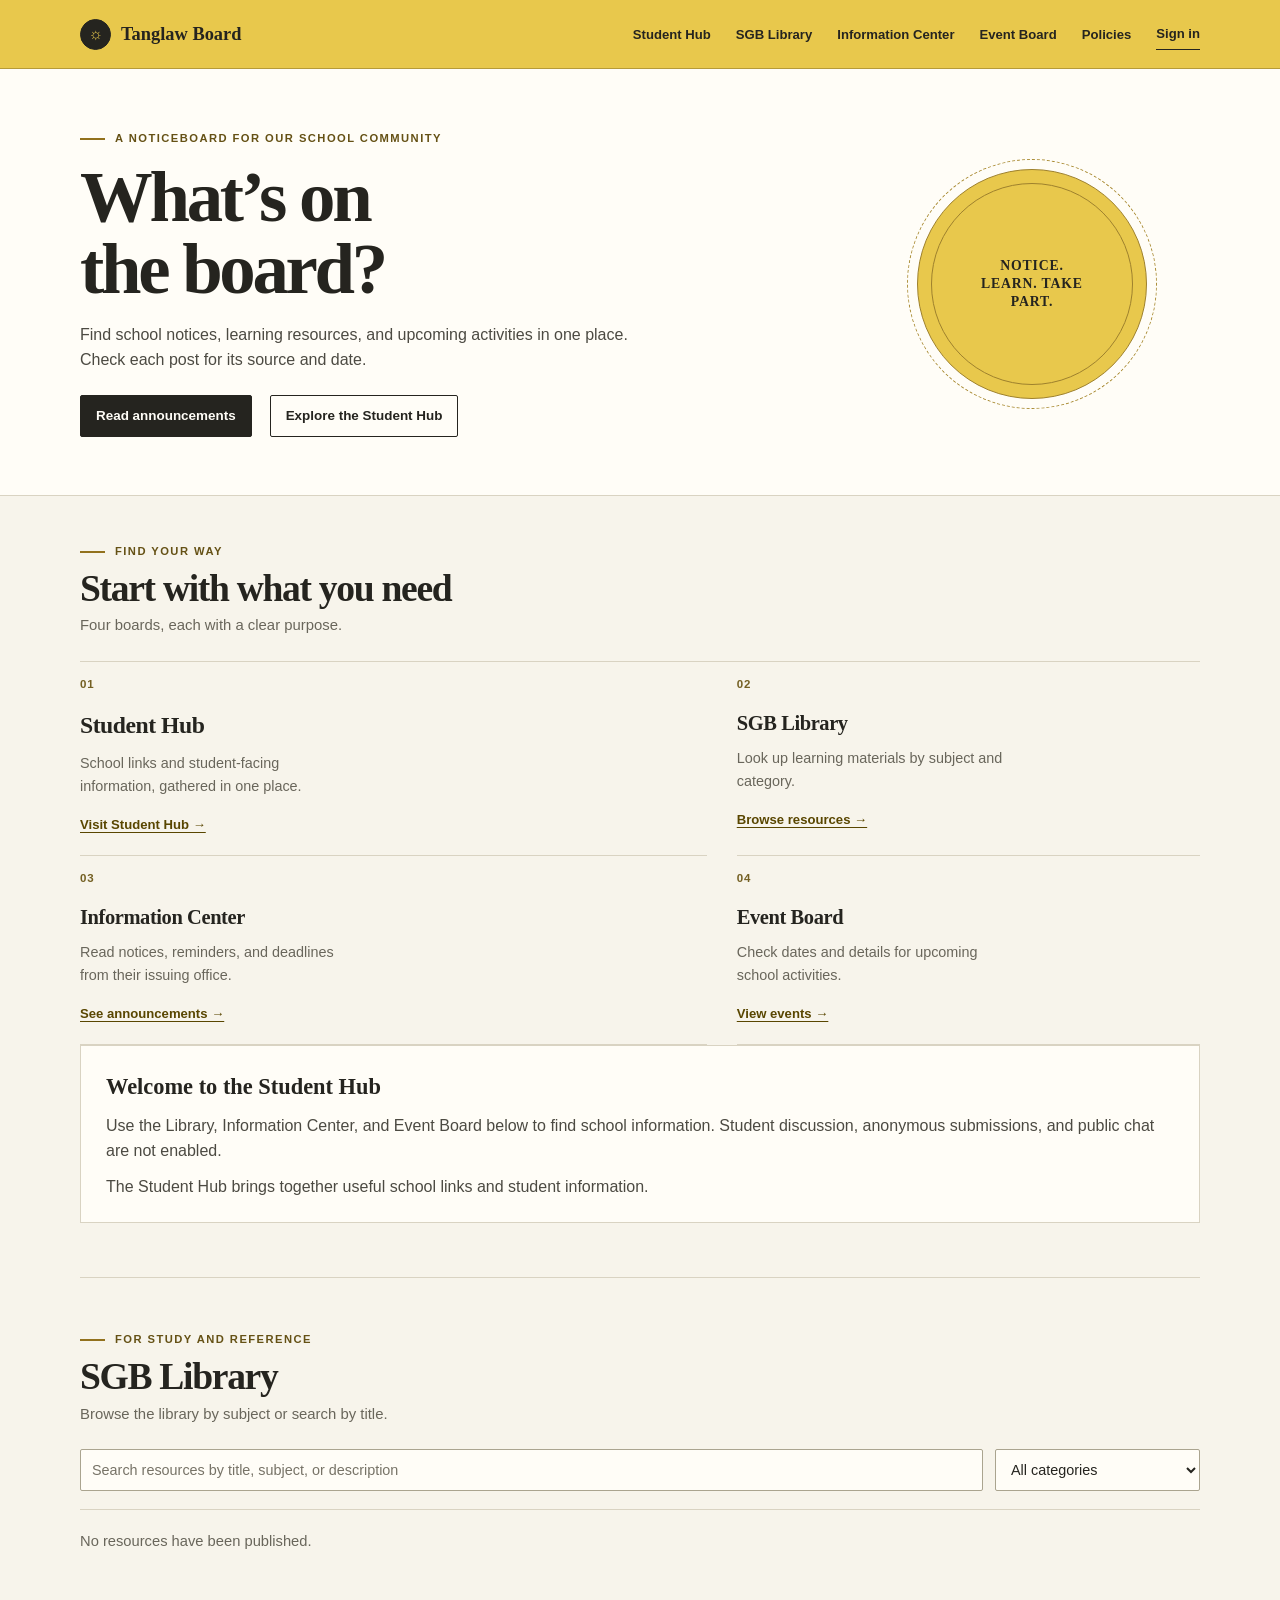
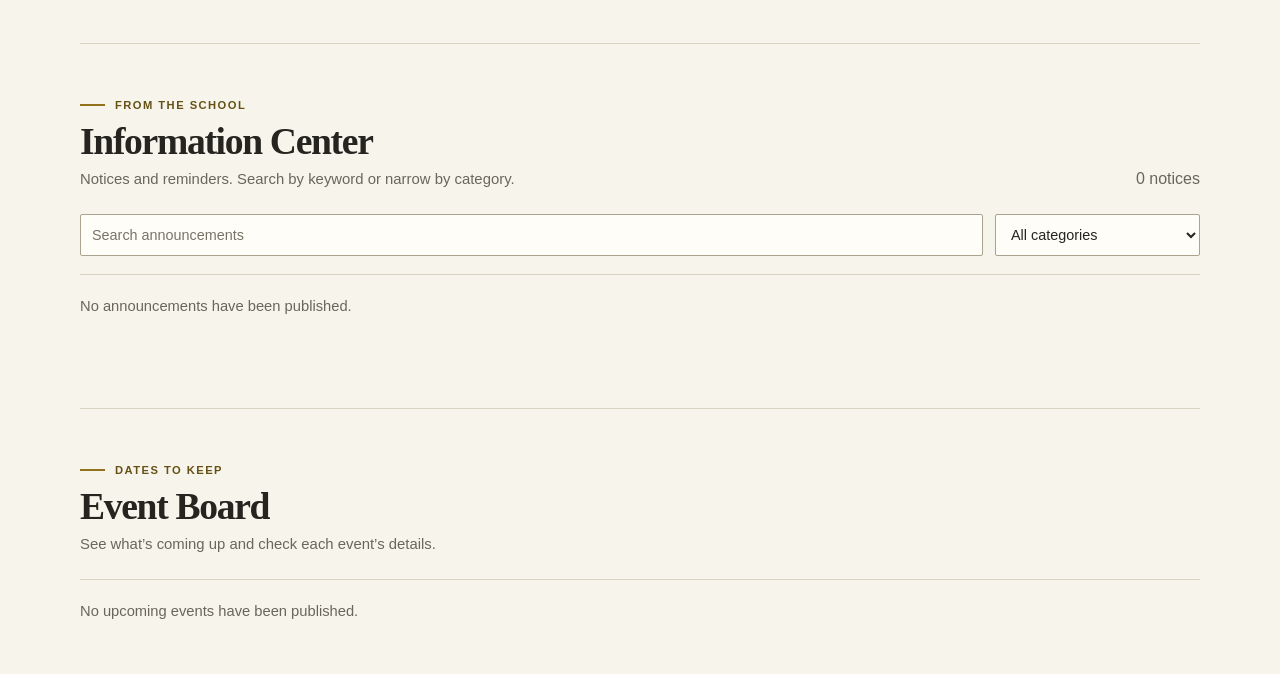
<file: index.html>
<!doctype html>
<html lang="en">
<head>
  <meta charset="utf-8">
  <meta name="viewport" content="width=device-width,initial-scale=1">
  <meta http-equiv="refresh" content="0; url=./TANGLAWBOARD.html">
  <title>Tanglaw Board</title>
</head>
<body>
  <p>Opening Tanglaw Board. If you are not redirected, <a href="./TANGLAWBOARD.html">open the site</a>.</p>
</body>
</html>
</file>
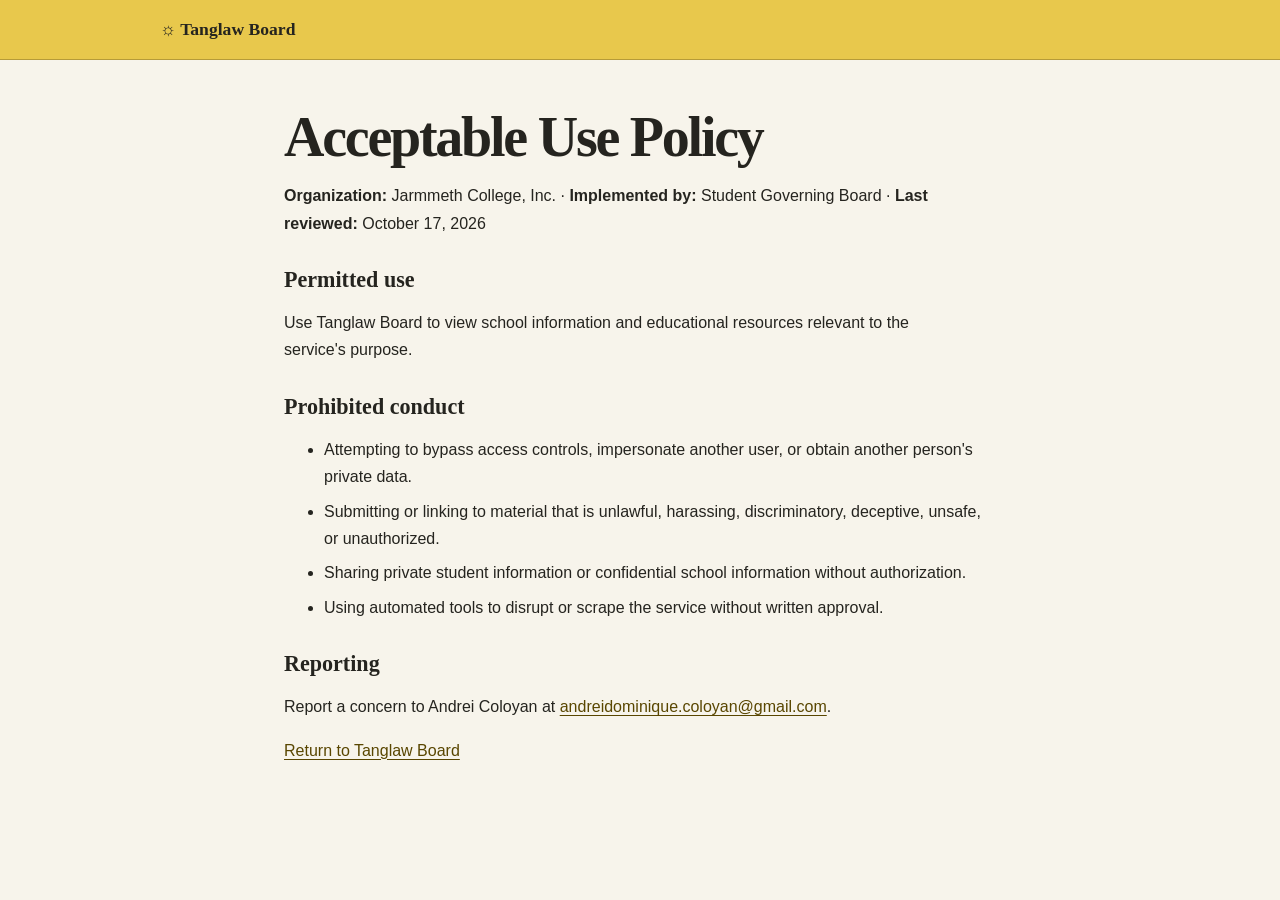
<file: acceptable-use.html>
<!doctype html>
<html lang="en">
<head>
  <meta charset="utf-8">
  <meta name="viewport" content="width=device-width,initial-scale=1">
  <title>Acceptable Use | Tanglaw Board</title>
  <link rel="stylesheet" href="policy.css">
</head>
<body>
  <a class="skip" href="#main">Skip to content</a>
  <header><a href="TANGLAWBOARD.html">☼ Tanglaw Board</a></header>
  <main id="main">
    <h1>Acceptable Use Policy</h1>
    <p><strong>Organization:</strong> Jarmmeth College, Inc. · <strong>Implemented by:</strong> Student Governing Board · <strong>Last reviewed:</strong> October 17, 2026</p>
    <h2>Permitted use</h2>
    <p>Use Tanglaw Board to view school information and educational resources relevant to the service's purpose.</p>
    <h2>Prohibited conduct</h2>
    <ul>
      <li>Attempting to bypass access controls, impersonate another user, or obtain another person's private data.</li>
      <li>Submitting or linking to material that is unlawful, harassing, discriminatory, deceptive, unsafe, or unauthorized.</li>
      <li>Sharing private student information or confidential school information without authorization.</li>
      <li>Using automated tools to disrupt or scrape the service without written approval.</li>
    </ul>
    <h2>Reporting</h2>
    <p>Report a concern to Andrei Coloyan at <a href="mailto:andreidominique.coloyan@gmail.com">andreidominique.coloyan@gmail.com</a>.</p>
    <p><a href="TANGLAWBOARD.html">Return to Tanglaw Board</a></p>
  </main>
</body>
</html>
</file>
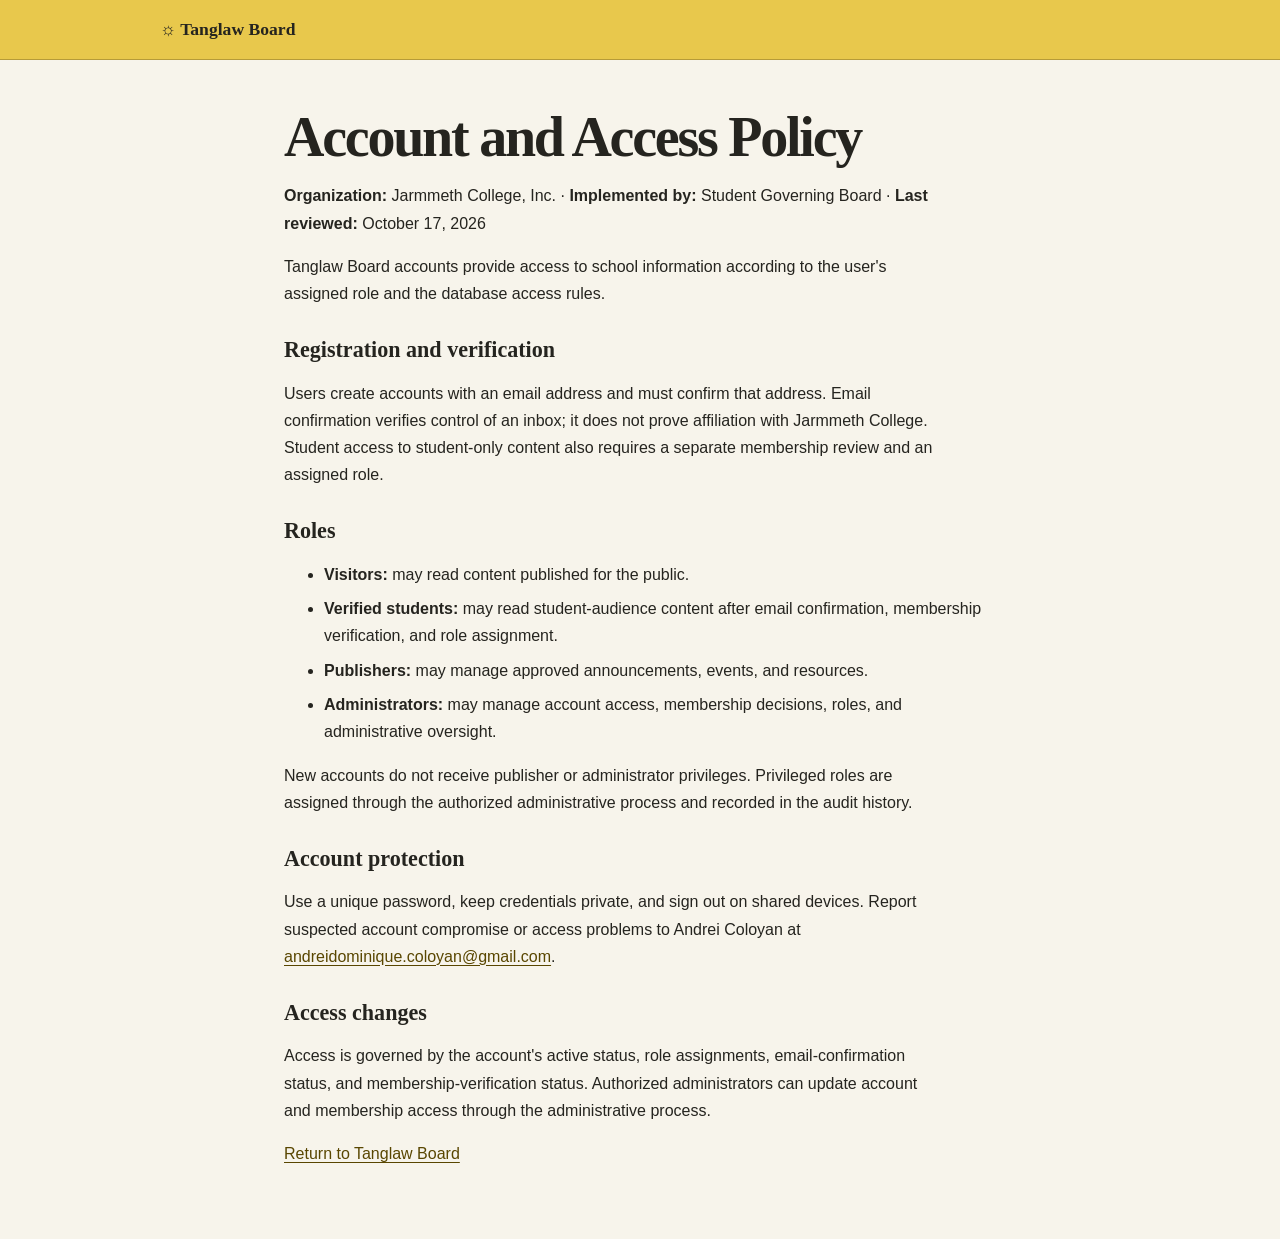
<file: account-access.html>
<!doctype html>
<html lang="en">
<head>
  <meta charset="utf-8">
  <meta name="viewport" content="width=device-width,initial-scale=1">
  <title>Account and Access Policy | Tanglaw Board</title>
  <link rel="stylesheet" href="policy.css">
</head>
<body>
  <a class="skip" href="#main">Skip to content</a>
  <header><a href="TANGLAWBOARD.html">☼ Tanglaw Board</a></header>
  <main id="main">
    <h1>Account and Access Policy</h1>
    <p><strong>Organization:</strong> Jarmmeth College, Inc. · <strong>Implemented by:</strong> Student Governing Board · <strong>Last reviewed:</strong> October 17, 2026</p>
    <p>Tanglaw Board accounts provide access to school information according to the user's assigned role and the database access rules.</p>
    <h2>Registration and verification</h2>
    <p>Users create accounts with an email address and must confirm that address. Email confirmation verifies control of an inbox; it does not prove affiliation with Jarmmeth College. Student access to student-only content also requires a separate membership review and an assigned role.</p>
    <h2>Roles</h2>
    <ul>
      <li><strong>Visitors:</strong> may read content published for the public.</li>
      <li><strong>Verified students:</strong> may read student-audience content after email confirmation, membership verification, and role assignment.</li>
      <li><strong>Publishers:</strong> may manage approved announcements, events, and resources.</li>
      <li><strong>Administrators:</strong> may manage account access, membership decisions, roles, and administrative oversight.</li>
    </ul>
    <p>New accounts do not receive publisher or administrator privileges. Privileged roles are assigned through the authorized administrative process and recorded in the audit history.</p>
    <h2>Account protection</h2>
    <p>Use a unique password, keep credentials private, and sign out on shared devices. Report suspected account compromise or access problems to Andrei Coloyan at <a href="mailto:andreidominique.coloyan@gmail.com">andreidominique.coloyan@gmail.com</a>.</p>
    <h2>Access changes</h2>
    <p>Access is governed by the account's active status, role assignments, email-confirmation status, and membership-verification status. Authorized administrators can update account and membership access through the administrative process.</p>
    <p><a href="TANGLAWBOARD.html">Return to Tanglaw Board</a></p>
  </main>
</body>
</html>
</file>
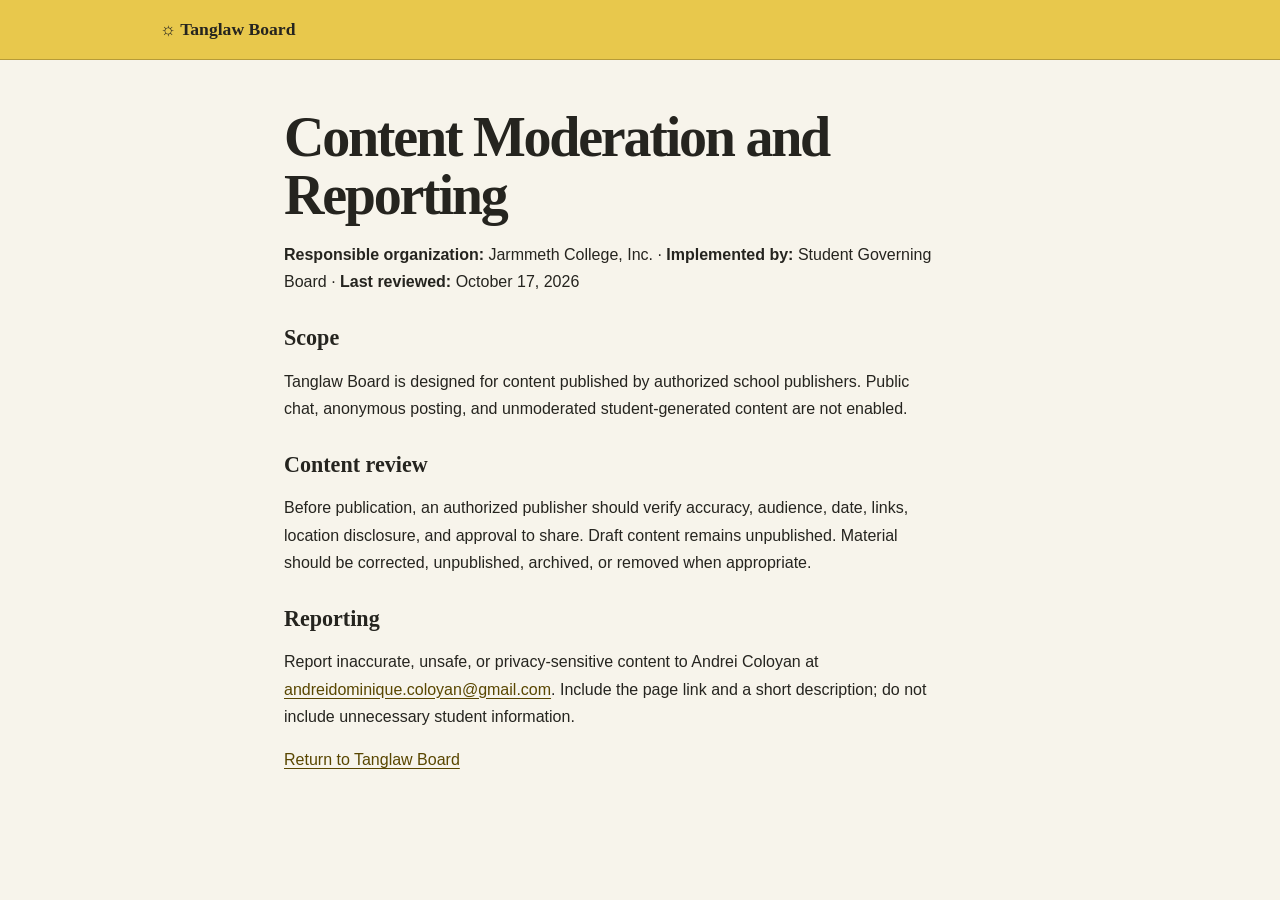
<file: moderation.html>
<!doctype html>
<html lang="en">
<head>
  <meta charset="utf-8">
  <meta name="viewport" content="width=device-width,initial-scale=1">
  <title>Content Moderation and Reporting | Tanglaw Board</title>
  <link rel="stylesheet" href="policy.css">
</head>
<body>
  <a class="skip" href="#main">Skip to content</a>
  <header><a href="TANGLAWBOARD.html">☼ Tanglaw Board</a></header>
  <main id="main">
    <h1>Content Moderation and Reporting</h1>
    <p><strong>Responsible organization:</strong> Jarmmeth College, Inc. · <strong>Implemented by:</strong> Student Governing Board · <strong>Last reviewed:</strong> October 17, 2026</p>
    <h2>Scope</h2>
    <p>Tanglaw Board is designed for content published by authorized school publishers. Public chat, anonymous posting, and unmoderated student-generated content are not enabled.</p>
    <h2>Content review</h2>
    <p>Before publication, an authorized publisher should verify accuracy, audience, date, links, location disclosure, and approval to share. Draft content remains unpublished. Material should be corrected, unpublished, archived, or removed when appropriate.</p>
    <h2>Reporting</h2>
    <p>Report inaccurate, unsafe, or privacy-sensitive content to Andrei Coloyan at <a href="mailto:andreidominique.coloyan@gmail.com">andreidominique.coloyan@gmail.com</a>. Include the page link and a short description; do not include unnecessary student information.</p>
    <p><a href="TANGLAWBOARD.html">Return to Tanglaw Board</a></p>
  </main>
</body>
</html>
</file>
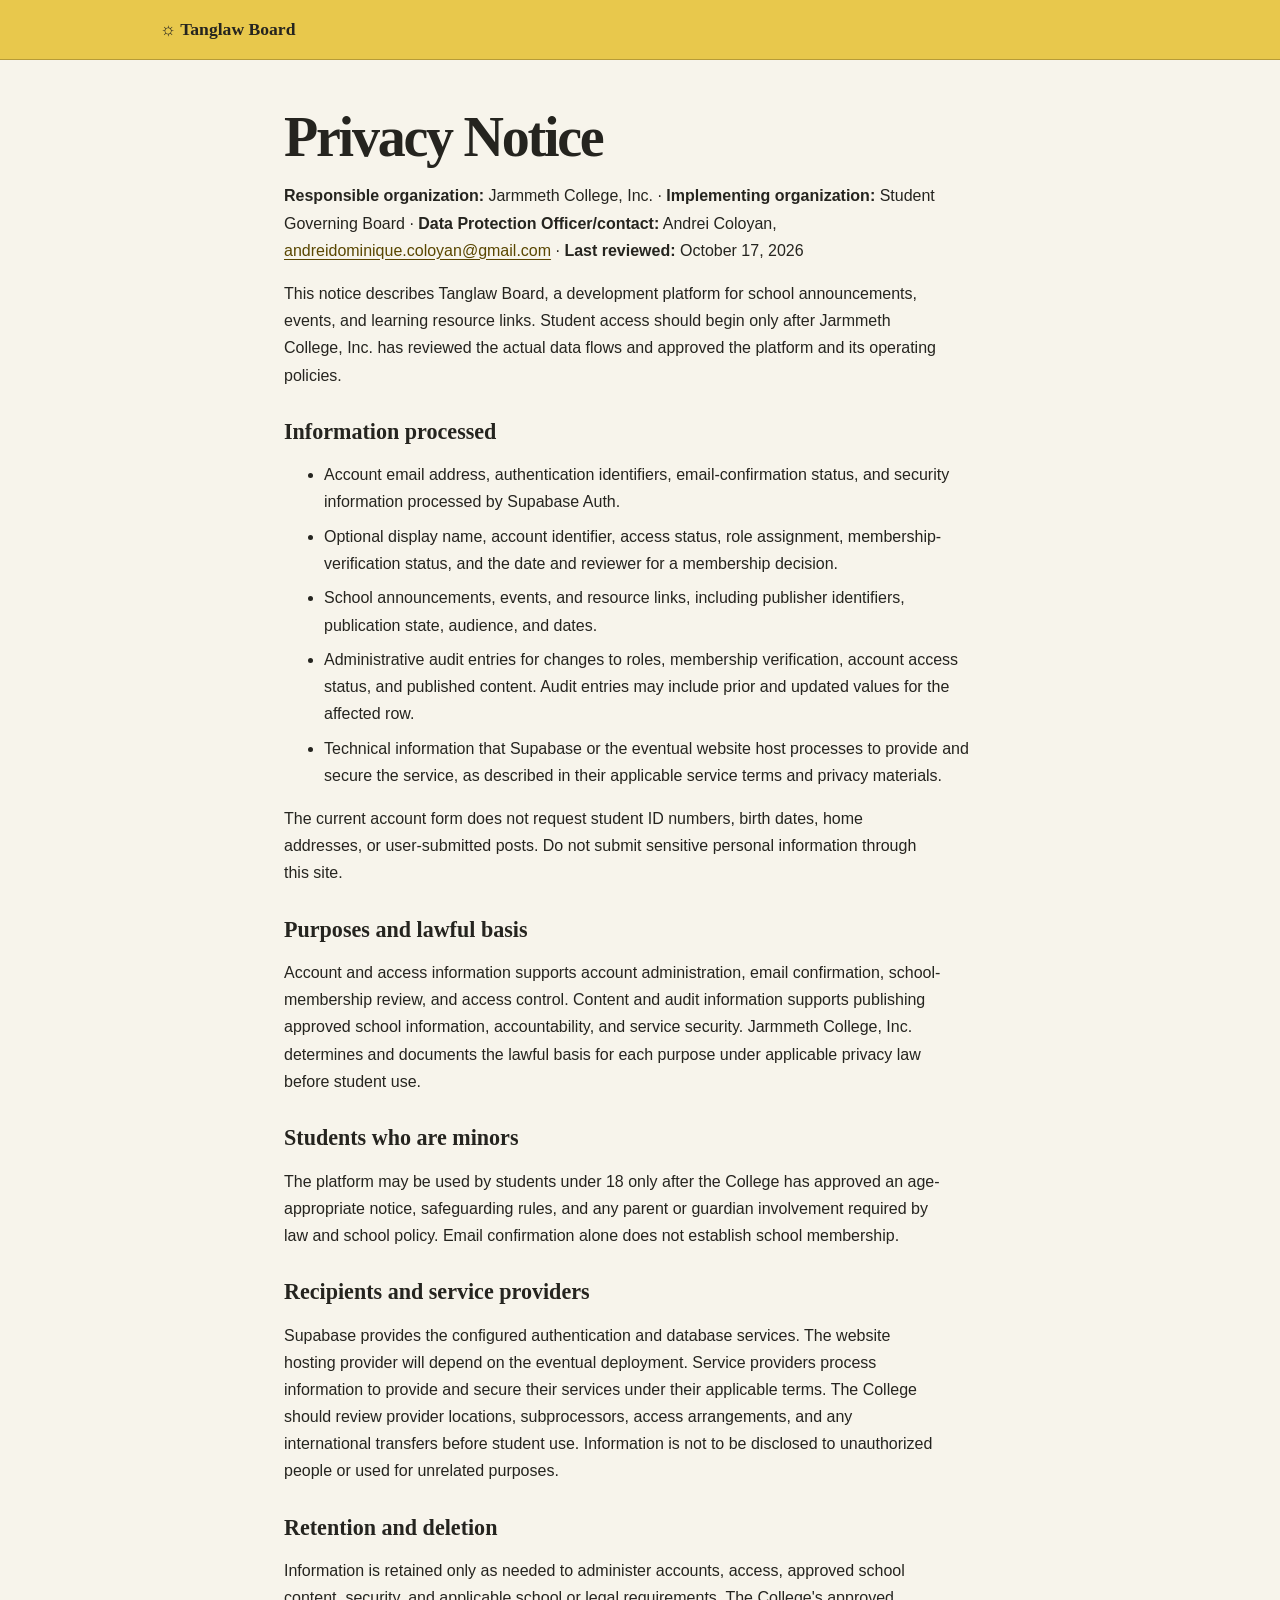
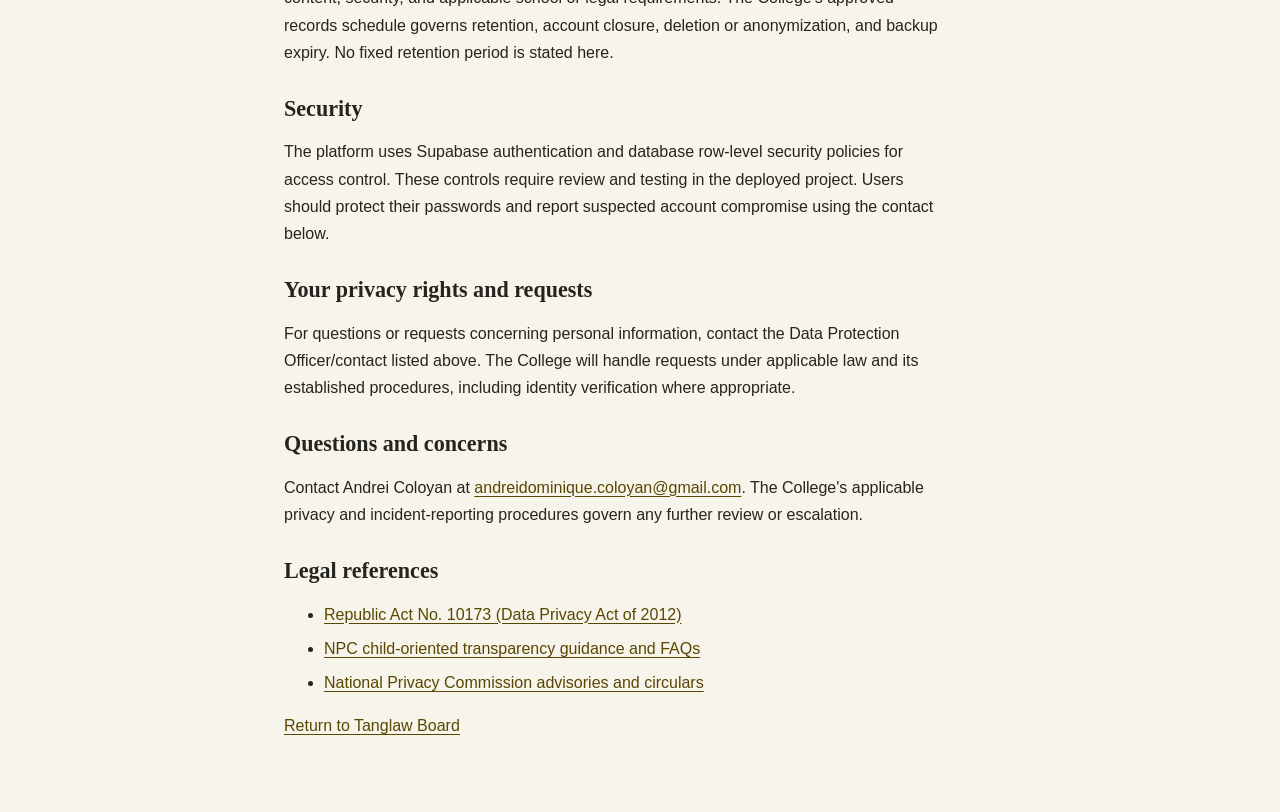
<file: privacy.html>
<!doctype html>
<html lang="en">
<head>
  <meta charset="utf-8">
  <meta name="viewport" content="width=device-width,initial-scale=1">
  <title>Privacy Notice | Tanglaw Board</title>
  <link rel="stylesheet" href="policy.css">
</head>
<body>
  <a class="skip" href="#main">Skip to content</a>
  <header><a href="TANGLAWBOARD.html">☼ Tanglaw Board</a></header>
  <main id="main">
    <h1>Privacy Notice</h1>
    <p><strong>Responsible organization:</strong> Jarmmeth College, Inc. · <strong>Implementing organization:</strong> Student Governing Board · <strong>Data Protection Officer/contact:</strong> Andrei Coloyan, <a href="mailto:andreidominique.coloyan@gmail.com">andreidominique.coloyan@gmail.com</a> · <strong>Last reviewed:</strong> October 17, 2026</p>
    <p>This notice describes Tanglaw Board, a development platform for school announcements, events, and learning resource links. Student access should begin only after Jarmmeth College, Inc. has reviewed the actual data flows and approved the platform and its operating policies.</p>

    <h2>Information processed</h2>
    <ul>
      <li>Account email address, authentication identifiers, email-confirmation status, and security information processed by Supabase Auth.</li>
      <li>Optional display name, account identifier, access status, role assignment, membership-verification status, and the date and reviewer for a membership decision.</li>
      <li>School announcements, events, and resource links, including publisher identifiers, publication state, audience, and dates.</li>
      <li>Administrative audit entries for changes to roles, membership verification, account access status, and published content. Audit entries may include prior and updated values for the affected row.</li>
      <li>Technical information that Supabase or the eventual website host processes to provide and secure the service, as described in their applicable service terms and privacy materials.</li>
    </ul>
    <p>The current account form does not request student ID numbers, birth dates, home addresses, or user-submitted posts. Do not submit sensitive personal information through this site.</p>

    <h2>Purposes and lawful basis</h2>
    <p>Account and access information supports account administration, email confirmation, school-membership review, and access control. Content and audit information supports publishing approved school information, accountability, and service security. Jarmmeth College, Inc. determines and documents the lawful basis for each purpose under applicable privacy law before student use.</p>

    <h2>Students who are minors</h2>
    <p>The platform may be used by students under 18 only after the College has approved an age-appropriate notice, safeguarding rules, and any parent or guardian involvement required by law and school policy. Email confirmation alone does not establish school membership.</p>

    <h2>Recipients and service providers</h2>
    <p>Supabase provides the configured authentication and database services. The website hosting provider will depend on the eventual deployment. Service providers process information to provide and secure their services under their applicable terms. The College should review provider locations, subprocessors, access arrangements, and any international transfers before student use. Information is not to be disclosed to unauthorized people or used for unrelated purposes.</p>

    <h2>Retention and deletion</h2>
    <p>Information is retained only as needed to administer accounts, access, approved school content, security, and applicable school or legal requirements. The College's approved records schedule governs retention, account closure, deletion or anonymization, and backup expiry. No fixed retention period is stated here.</p>

    <h2>Security</h2>
    <p>The platform uses Supabase authentication and database row-level security policies for access control. These controls require review and testing in the deployed project. Users should protect their passwords and report suspected account compromise using the contact below.</p>

    <h2>Your privacy rights and requests</h2>
    <p>For questions or requests concerning personal information, contact the Data Protection Officer/contact listed above. The College will handle requests under applicable law and its established procedures, including identity verification where appropriate.</p>

    <h2>Questions and concerns</h2>
    <p>Contact Andrei Coloyan at <a href="mailto:andreidominique.coloyan@gmail.com">andreidominique.coloyan@gmail.com</a>. The College's applicable privacy and incident-reporting procedures govern any further review or escalation.</p>

    <h2>Legal references</h2>
    <ul>
      <li><a href="https://officialgazette.gov.ph/2012/08/15/republic-act-no-10173/">Republic Act No. 10173 (Data Privacy Act of 2012)</a></li>
      <li><a href="https://privacy.gov.ph/wp-content/uploads/2024/12/FAQs-Advisory-on-Guidelines-on-Child-Oriented-Transparency.pdf">NPC child-oriented transparency guidance and FAQs</a></li>
      <li><a href="https://privacy.gov.ph/pips-and-pics/advisories-circulars/">National Privacy Commission advisories and circulars</a></li>
    </ul>
    <p><a href="TANGLAWBOARD.html">Return to Tanglaw Board</a></p>
  </main>
</body>
</html>
</file>
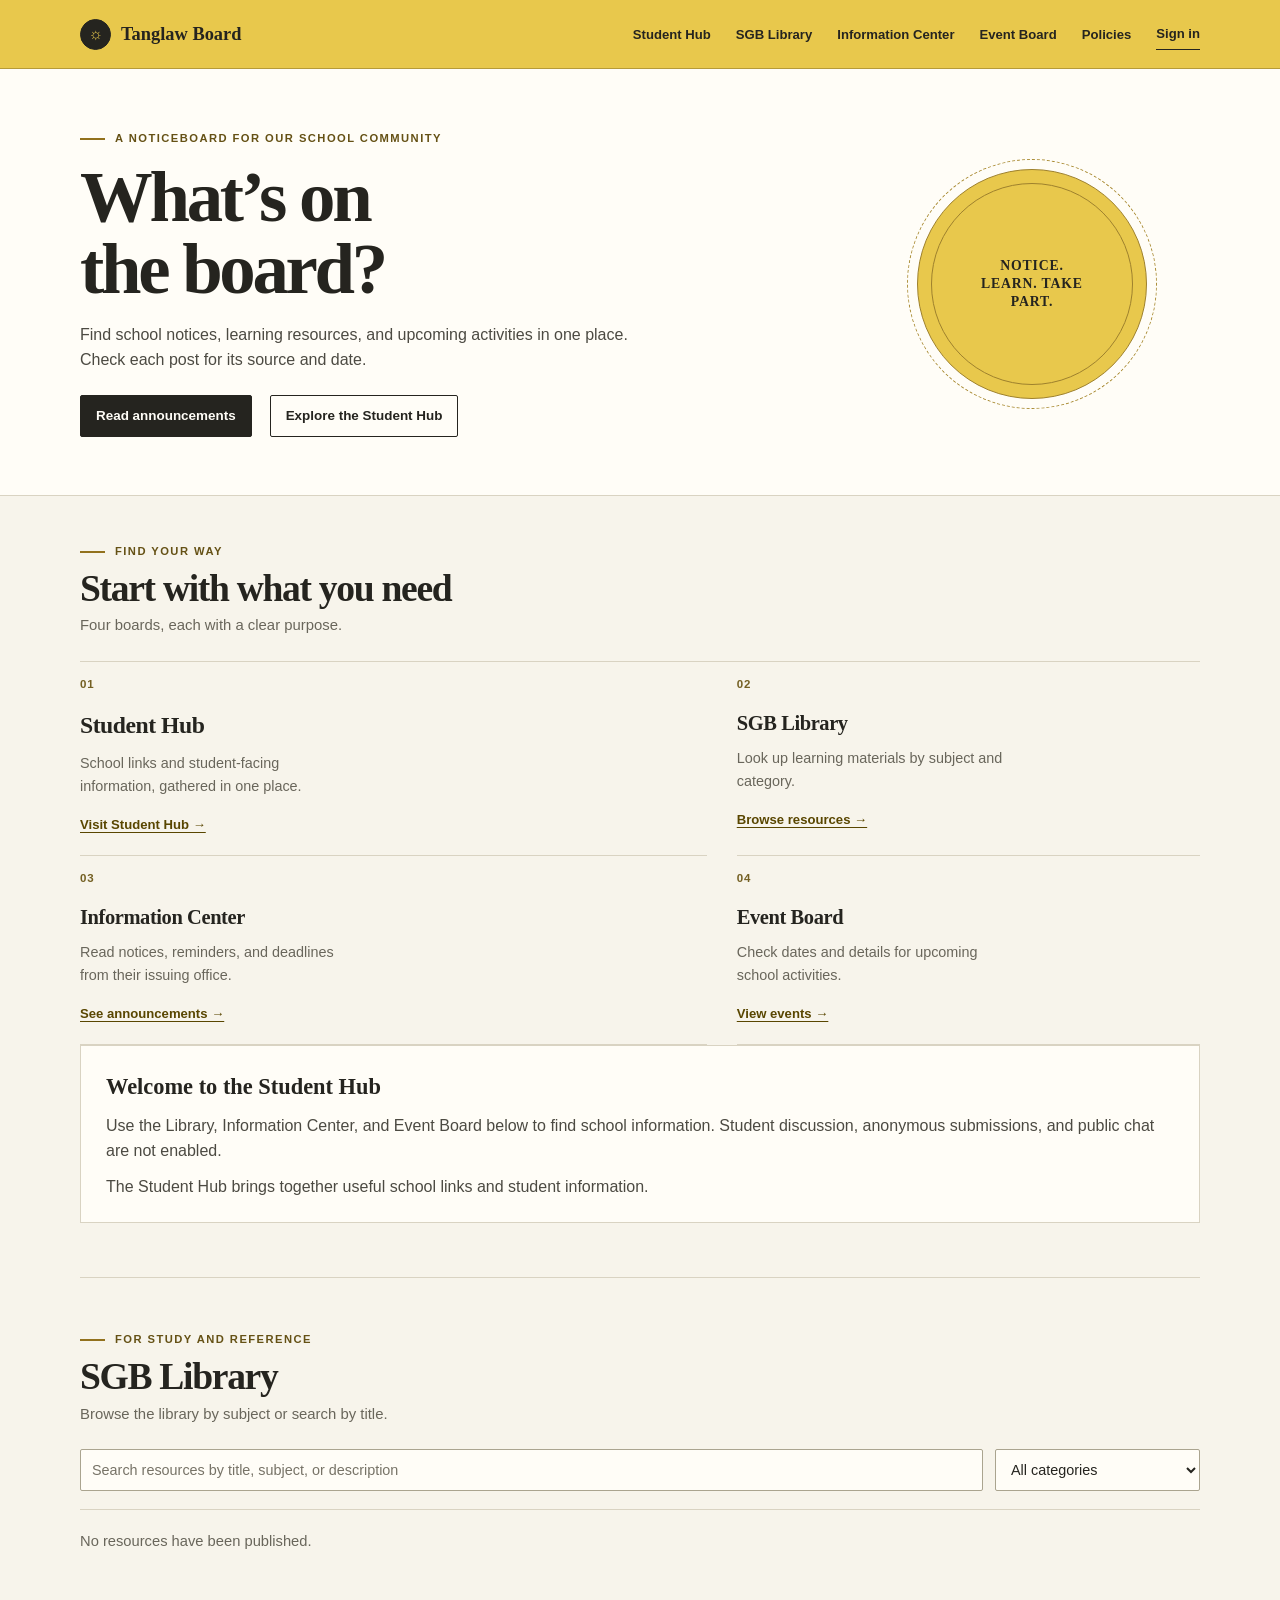
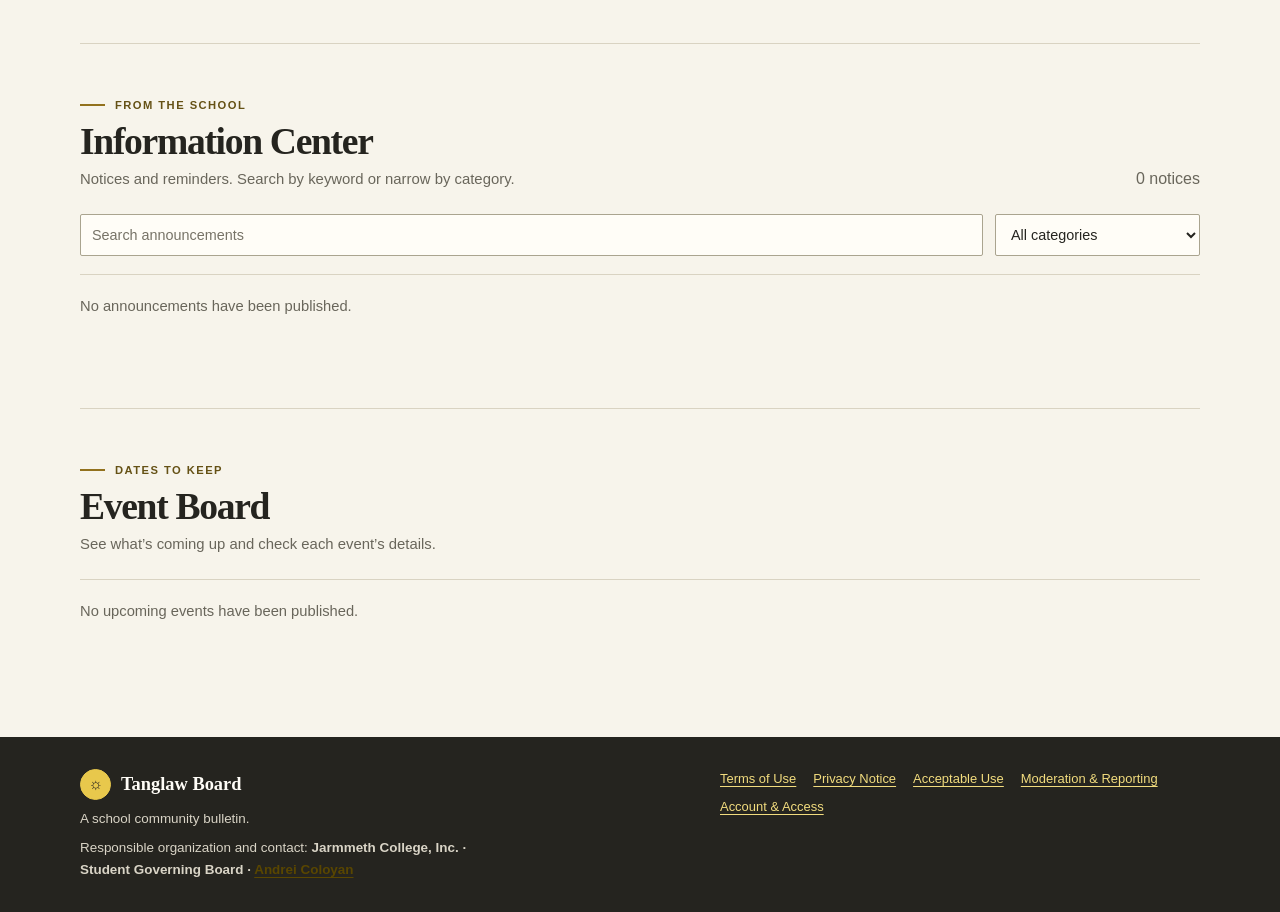
<file: TANGLAWBOARD.html>
<!doctype html>
<html lang="en">
<head>
  <meta charset="utf-8">
  <meta name="viewport" content="width=device-width, initial-scale=1">
  <meta name="description" content="Tanglaw Board: a school community bulletin for learning resources, notices, and events.">
  <meta name="theme-color" content="#e8c84c">
  <title>Tanglaw Board | School noticeboard</title>
  <link rel="stylesheet" href="site.css">
</head>
<body>
  <a class="skip" href="#main">Skip to content</a>
  <header class="topbar"><div class="shell nav"><a class="brand" href="#home" aria-label="Tanglaw Board home"><span class="sun" aria-hidden="true">☼</span> Tanglaw Board</a><button class="menu-button" id="menuButton" aria-expanded="false" aria-controls="navlinks">Menu</button><nav class="navlinks" id="navlinks" aria-label="Main navigation"><a href="#student-hub">Student Hub</a><a href="#library">SGB Library</a><a href="#information">Information Center</a><a href="#events">Event Board</a><a href="#policies">Policies</a><button id="accountButton">Sign in</button><button id="logoutButton" class="hidden">Sign out</button></nav></div></header>
  <main id="main">
    <section class="hero" id="home"><div class="shell hero-inner"><div><p class="eyebrow">A noticeboard for our school community</p><h1>What’s on<br>the board?</h1><p>Find school notices, learning resources, and upcoming activities in one place. Check each post for its source and date.</p><div class="actions"><a class="button" href="#information">Read announcements</a><a class="button secondary" href="#student-hub">Explore the Student Hub</a></div></div><div class="sun-art" aria-hidden="true"><span>Notice. Learn. Take part.</span></div></div></section>
    <section class="section destinations shell" id="student-hub"><div class="section-head"><div><p class="eyebrow">Find your way</p><h2>Start with what you need</h2><p>Four boards, each with a clear purpose.</p></div></div><div class="grid"><article class="card"><div class="card-mark" aria-hidden="true">01</div><h3>Student Hub</h3><p>School links and student-facing information, gathered in one place.</p><a class="card-link" href="#student-hub-content">Visit Student Hub →</a></article><article class="card"><div class="card-mark" aria-hidden="true">02</div><h3>SGB Library</h3><p>Look up learning materials by subject and category.</p><a class="card-link" href="#library">Browse resources →</a></article><article class="card"><div class="card-mark" aria-hidden="true">03</div><h3>Information Center</h3><p>Read notices, reminders, and deadlines from their issuing office.</p><a class="card-link" href="#information">See announcements →</a></article><article class="card"><div class="card-mark" aria-hidden="true">04</div><h3>Event Board</h3><p>Check dates and details for upcoming school activities.</p><a class="card-link" href="#events">View events →</a></article></div><div id="student-hub-content" class="panel"><h2>Welcome to the Student Hub</h2><p>Use the Library, Information Center, and Event Board below to find school information. Student discussion, anonymous submissions, and public chat are not enabled.</p><p class="muted">The Student Hub brings together useful school links and student information.</p></div></section>
    <section class="section shell" id="library"><div class="section-head"><div><p class="eyebrow">For study and reference</p><h2>SGB Library</h2><p>Browse the library by subject or search by title.</p></div></div><div class="toolbar"><input id="resourceSearch" type="search" aria-label="Search resources" placeholder="Search resources by title, subject, or description"><select id="resourceCategory" aria-label="Filter resources by category"><option value="all">All categories</option><option>Learning</option><option>Guidance</option><option>Reference</option></select></div><div class="list" id="resourceList" aria-live="polite"></div></section>
    <section class="section shell" id="information"><div class="section-head"><div><p class="eyebrow">From the school</p><h2>Information Center</h2><p>Notices and reminders. Search by keyword or narrow by category.</p></div><span id="announcementCount" class="muted"></span></div><div class="toolbar"><input id="announcementSearch" type="search" aria-label="Search announcements" placeholder="Search announcements"><select id="announcementCategory" aria-label="Filter announcements by category"><option value="all">All categories</option><option>Academic</option><option>Student Services</option><option>Community</option></select></div><div class="list" id="announcementList" aria-live="polite"></div></section>
    <section class="section shell" id="events"><div class="section-head"><div><p class="eyebrow">Dates to keep</p><h2>Event Board</h2><p>See what’s coming up and check each event’s details.</p></div></div><div class="list" id="eventList" aria-live="polite"></div></section>
    <section class="section shell hidden" id="accountPanel"><div class="section-head"><div><p class="eyebrow">Your account</p><h2 id="accountTitle">Sign in</h2><p id="accountDescription">Authentication is available after Supabase is configured.</p></div></div><div id="authConfigNotice" class="notice">Account services are unavailable. Published school content will appear here when available.</div><form id="authForm" class="panel hidden"><div class="field"><label for="authEmail">Email</label><input id="authEmail" type="email" autocomplete="email" required></div><div class="field"><label for="authPassword">Password</label><input id="authPassword" type="password" autocomplete="current-password" minlength="8" required></div><div id="signupFields" class="hidden"><div class="field"><label for="displayName">Display name (optional)</label><input id="displayName" type="text" maxlength="80" autocomplete="name"></div><label class="inline"><input id="termsAccepted" type="checkbox" required><span>I have read the <a href="terms.html">Terms of Use</a> and <a href="privacy.html">Privacy Notice</a>.</span></label></div><p id="authStatus" class="status" role="status"></p><div class="actions"><button class="button" id="authSubmit" type="submit">Sign in</button><button class="button secondary" type="button" id="switchAuth">Create account</button><button class="button secondary" type="button" id="resetPassword">Reset password</button></div></form><div id="profileArea" class="panel hidden"></div><div id="adminArea" class="panel hidden"><h2>Publisher workspace</h2><p>Only authenticated publishers and administrators can create or change official content. Database policies enforce these permissions.</p><div class="actions"><button class="button" id="newNotice">New announcement</button><button class="button secondary" id="newEvent">New event</button></div><div id="editor" class="hidden"><form id="contentForm"><input id="contentType" type="hidden"><div class="form-grid"><div class="field"><label for="contentTitle">Title</label><input id="contentTitle" maxlength="160" required></div><div class="field"><label for="contentCategory">Category</label><input id="contentCategory" maxlength="60" required></div><div class="field"><label for="contentDate">Publish / event date</label><input id="contentDate" type="date" required></div><div class="field"><label for="contentLocation">Location (events)</label><input id="contentLocation" maxlength="160"></div></div><div class="field"><label for="contentDescription">Description</label><textarea id="contentDescription" maxlength="6000" required></textarea></div><div class="field"><label class="inline"><input type="checkbox" id="contentPinned"><span>Pin announcement</span></label></div><div class="field"><label for="contentStatus">Publishing status</label><select id="contentStatus"><option value="draft">Draft</option><option value="published">Published</option><option value="archived">Archived</option></select></div><p id="editorStatus" class="status" role="status"></p><button class="button" type="submit">Save</button> <button class="button secondary" type="button" id="cancelEditor">Cancel</button></form></div><h3>Managed content</h3><div id="manageList" class="list"></div><section id="roleManager" class="panel hidden"><h2>Account roles</h2><p>Verify identity and school authorization before granting access. Changes are recorded.</p><div id="userList" class="list"></div></section><section id="auditPanel" class="panel hidden"><h2>Administrative audit</h2><div id="auditList" class="list"></div></section></div></section>
  </main>
  <footer class="footer" id="policies"><div class="shell footer-inner"><div><a class="brand" href="#home" ><span class="sun" aria-hidden="true">☼</span> Tanglaw Board</a><p>A school community bulletin.</p><p>Responsible organization and contact: <strong>Jarmmeth College, Inc. · Student Governing Board · <a href="mailto:andreidominique.coloyan@gmail.com">Andrei Coloyan</a></strong></p></div><div class="footer-links"><a href="terms.html">Terms of Use</a><a href="privacy.html">Privacy Notice</a><a href="acceptable-use.html">Acceptable Use</a><a href="moderation.html">Moderation &amp; Reporting</a><a href="account-access.html">Account &amp; Access</a></div></div></footer>
  <dialog id="confirmDialog" aria-labelledby="confirmTitle"><h2 id="confirmTitle">Confirm deletion</h2><p id="confirmText">Delete this item?</p><div class="dialog-actions"><button class="button secondary" id="keepItem">Keep item</button><button class="button" id="deleteItem">Delete</button></div></dialog>
  <script type="module" src="app.js"></script>
</body></html>
</file>
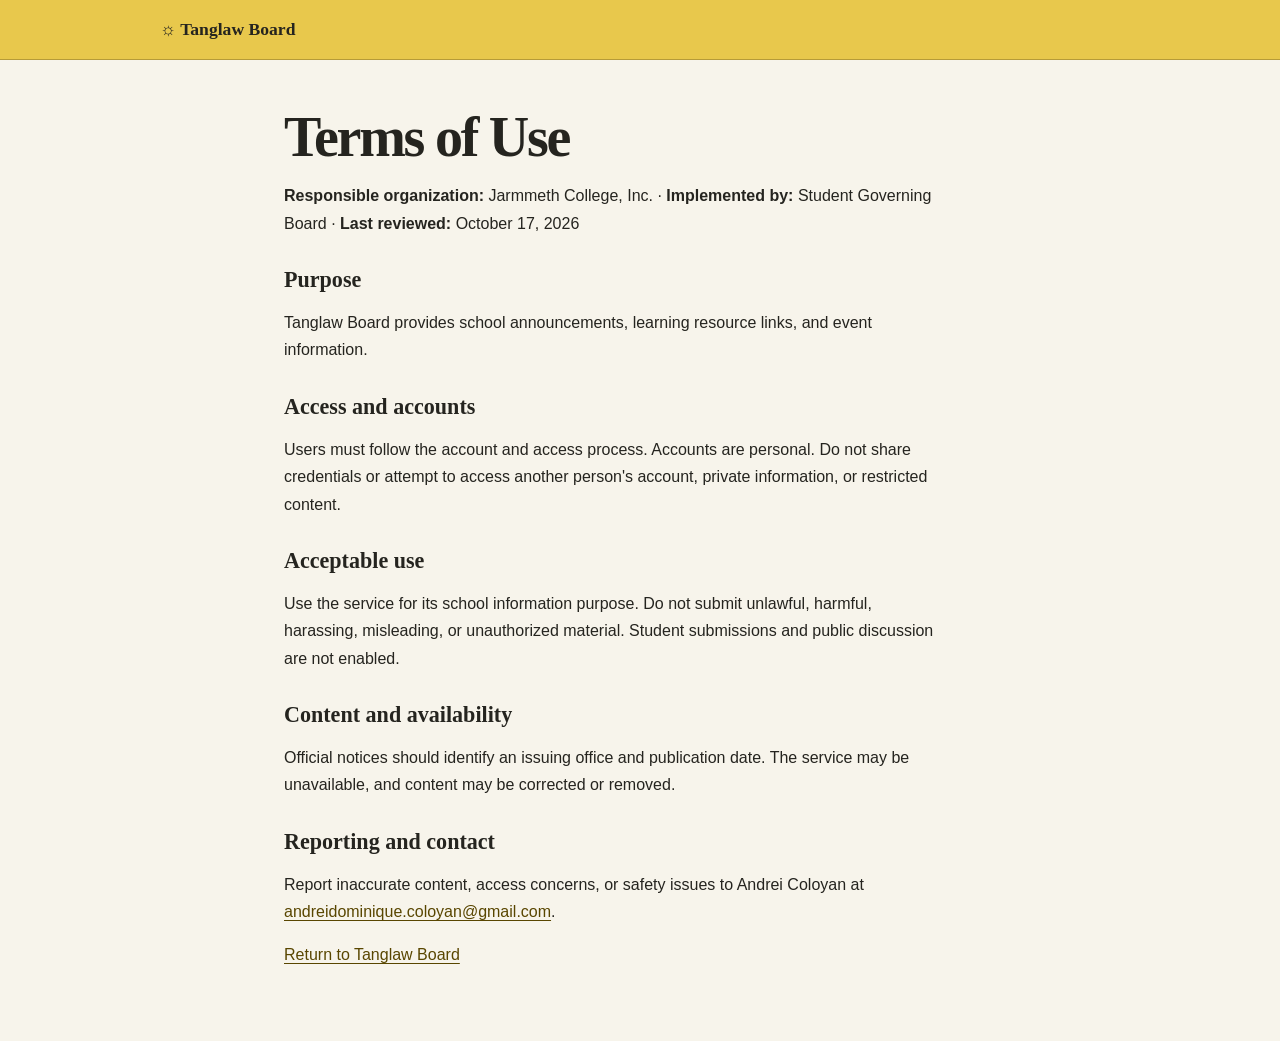
<file: terms.html>
<!doctype html>
<html lang="en">
<head>
  <meta charset="utf-8">
  <meta name="viewport" content="width=device-width,initial-scale=1">
  <title>Terms of Use | Tanglaw Board</title>
  <link rel="stylesheet" href="policy.css">
</head>
<body>
  <a class="skip" href="#main">Skip to content</a>
  <header><a href="TANGLAWBOARD.html">☼ Tanglaw Board</a></header>
  <main id="main">
    <h1>Terms of Use</h1>
    <p><strong>Responsible organization:</strong> Jarmmeth College, Inc. · <strong>Implemented by:</strong> Student Governing Board · <strong>Last reviewed:</strong> October 17, 2026</p>
    <h2>Purpose</h2>
    <p>Tanglaw Board provides school announcements, learning resource links, and event information.</p>
    <h2>Access and accounts</h2>
    <p>Users must follow the account and access process. Accounts are personal. Do not share credentials or attempt to access another person's account, private information, or restricted content.</p>
    <h2>Acceptable use</h2>
    <p>Use the service for its school information purpose. Do not submit unlawful, harmful, harassing, misleading, or unauthorized material. Student submissions and public discussion are not enabled.</p>
    <h2>Content and availability</h2>
    <p>Official notices should identify an issuing office and publication date. The service may be unavailable, and content may be corrected or removed.</p>
    <h2>Reporting and contact</h2>
    <p>Report inaccurate content, access concerns, or safety issues to Andrei Coloyan at <a href="mailto:andreidominique.coloyan@gmail.com">andreidominique.coloyan@gmail.com</a>.</p>
    <p><a href="TANGLAWBOARD.html">Return to Tanglaw Board</a></p>
  </main>
</body>
</html>
</file>
<file: policy.css>
:root { --ink: #25241f; --muted: #69665b; --yellow: #e8c84c; --gold: #92711d; --cream: #f7f4eb; --paper: #fffdf7; --line: #d9d3c2; }
* { box-sizing: border-box; }
body { margin: 0; background: var(--cream); color: var(--ink); font: 16px/1.7 Arial, Helvetica, sans-serif; }
header { padding: 16px max(calc((100% - 960px) / 2), 24px); border-bottom: 1px solid #b69b38; background: var(--yellow); }
header a { color: var(--ink); font: 700 1.1rem/1 Georgia, 'Times New Roman', serif; text-decoration: none; }
main { max-width: 760px; margin: 48px auto 72px; padding: 0 24px; }
h1, h2 { font-family: Georgia, 'Times New Roman', serif; }
h1 { max-width: 700px; margin: 18px 0 14px; font-size: clamp(2.2rem, 6vw, 3.5rem); font-weight: 600; letter-spacing: -.04em; line-height: 1.04; }
h2 { margin: 30px 0 7px; font-size: 1.38rem; font-weight: 600; line-height: 1.2; }
p, li { max-width: 74ch; }
li { margin: .45rem 0; }
.draft { display: inline-block; margin: 0; padding: 5px 9px; border-left: 3px solid var(--gold); background: #f0e8d0; color: #4c401e; font-size: .72rem; font-weight: 700; letter-spacing: .06em; }
a { color: #594600; text-underline-offset: 3px; }
a:hover { color: #17150f; }
a:focus-visible { outline: 3px solid #315c45; outline-offset: 3px; }
.skip { position: absolute; top: -5rem; left: 1rem; padding: .65rem 1rem; background: var(--paper); }
.skip:focus { top: 1rem; }
@media (max-width: 600px) { main { margin-top: 32px; padding-inline: 18px; } header { padding-inline: 18px; } }
@media (prefers-reduced-motion: reduce) { html { scroll-behavior: auto; } }
</file>
<file: site.css>
:root {
  color-scheme: light;
  --ink: #25241f;
  --muted: #69665b;
  --yellow: #e8c84c;
  --gold: #92711d;
  --cream: #f7f4eb;
  --paper: #fffdf7;
  --line: #d9d3c2;
  --green: #315c45;
  --red: #8b3025;
  --sans: Arial, Helvetica, sans-serif;
  --serif: Georgia, 'Times New Roman', serif;
}

* { box-sizing: border-box; }
html { scroll-behavior: smooth; }
body {
  margin: 0;
  min-width: 320px;
  background: var(--cream);
  color: var(--ink);
  font: 16px/1.6 var(--sans);
}
body, button, input, select, textarea { font-family: var(--sans); }
a { color: #594600; text-underline-offset: 3px; }
a:hover { color: #17150f; }
button, a, input, select, textarea { outline-offset: 4px; }
button:focus-visible, a:focus-visible, input:focus-visible,
select:focus-visible, textarea:focus-visible, summary:focus-visible {
  outline: 3px solid #315c45;
}
button { color: inherit; cursor: pointer; }
::selection { background: #f1df91; color: var(--ink); }

.skip {
  position: absolute;
  z-index: 5;
  top: -5rem;
  left: 1rem;
  padding: .65rem 1rem;
  background: var(--paper);
  color: var(--ink);
}
.skip:focus { top: 1rem; }
.shell { width: min(1120px, calc(100% - 48px)); margin-inline: auto; }
main section[id], footer[id] { scroll-margin-top: 24px; }

.topbar {
  position: relative;
  z-index: 2;
  background: var(--yellow);
  border-bottom: 1px solid #b69b38;
}
.nav { min-height: 68px; display: flex; align-items: center; gap: 28px; }
.brand {
  display: inline-flex;
  align-items: center;
  gap: 10px;
  color: var(--ink);
  font: 700 1.15rem/1 var(--serif);
  text-decoration: none;
  white-space: nowrap;
}
.sun {
  display: inline-grid;
  width: 31px;
  height: 31px;
  place-items: center;
  border: 1px solid var(--ink);
  border-radius: 50%;
  background: var(--ink);
  color: var(--yellow);
  font: 700 1rem/1 var(--sans);
}
.navlinks { display: flex; align-items: center; gap: clamp(12px, 2vw, 25px); margin-left: auto; }
.navlinks a, .navlinks button {
  position: relative;
  padding: 8px 0;
  border: 0;
  background: none;
  color: var(--ink);
  font-size: .82rem;
  font-weight: 700;
  text-decoration: none;
}
.navlinks a::after {
  position: absolute;
  right: 0;
  bottom: 3px;
  left: 0;
  height: 1px;
  background: currentColor;
  content: '';
  transform: scaleX(0);
  transform-origin: left;
  transition: transform .18s ease;
}
.navlinks a:hover::after, .navlinks a:focus-visible::after { transform: scaleX(1); }
.navlinks #accountButton, .navlinks #logoutButton { border-bottom: 1px solid currentColor; }
.menu-button { display: none; padding: 7px 11px; border: 1px solid var(--ink); background: transparent; font-weight: 700; }

.hero { position: relative; padding: 62px 0 58px; border-bottom: 1px solid var(--line); background: var(--paper); }
.hero-inner { display: grid; grid-template-columns: minmax(0, 1.45fr) minmax(210px, .7fr); align-items: center; gap: clamp(30px, 7vw, 88px); }
.hero-inner > div:first-child { max-width: 690px; }
.eyebrow {
  display: flex;
  align-items: center;
  gap: 10px;
  margin: 0 0 14px;
  color: #655115;
  font-size: .7rem;
  font-weight: 700;
  letter-spacing: .13em;
  line-height: 1.4;
  text-transform: uppercase;
}
.eyebrow::before { width: 25px; height: 2px; background: var(--gold); content: ''; }
h1, h2, h3, p { margin-top: 0; }
h1, h2, h3 { font-family: var(--serif); }
.hero h1 {
  max-width: 720px;
  margin-bottom: 17px;
  font-size: clamp(2.8rem, 6.3vw, 4.55rem);
  font-weight: 600;
  letter-spacing: -.045em;
  line-height: .99;
}
.hero-inner > div:first-child > p:not(.eyebrow) { max-width: 570px; margin-bottom: 22px; color: #4c4a42; font-size: 1rem; }
.actions { display: flex; flex-wrap: wrap; align-items: center; gap: 10px 18px; }
.button {
  display: inline-flex;
  min-height: 42px;
  align-items: center;
  justify-content: center;
  padding: 9px 15px;
  border: 1px solid var(--ink);
  border-radius: 2px;
  background: var(--ink);
  color: var(--paper);
  font-size: .84rem;
  font-weight: 700;
  text-decoration: none;
  transition: background-color .15s ease, color .15s ease;
}
.button:hover { background: #49463b; color: #fff; }
.button.secondary { background: transparent; color: var(--ink); }
.button.secondary:hover { background: #eee8d9; color: var(--ink); }
.sun-art {
  position: relative;
  display: grid;
  width: min(230px, 100%);
  aspect-ratio: 1;
  justify-self: center;
  place-items: center;
  border: 1px solid #9e812d;
  border-radius: 50%;
  background: var(--yellow);
  color: var(--ink);
}
.sun-art::before {
  position: absolute;
  inset: 13px;
  border: 1px solid #9e812d;
  border-radius: 50%;
  content: '';
}
.sun-art::after {
  position: absolute;
  inset: -11px;
  border: 1px dashed #aa8c35;
  border-radius: 50%;
  content: '';
}
.sun-art span { z-index: 1; max-width: 120px; font: 700 .86rem/1.3 var(--serif); letter-spacing: .06em; text-align: center; text-transform: uppercase; }

.section { padding-block: 54px; }
.section + .section { border-top: 1px solid var(--line); }
.section-head { display: flex; align-items: end; justify-content: space-between; gap: 24px; margin-bottom: 23px; }
.section-head > div { max-width: 650px; }
.section-head .eyebrow { margin-bottom: 8px; }
.section-head h2 { margin-bottom: 5px; font-size: clamp(1.75rem, 3.5vw, 2.35rem); font-weight: 600; letter-spacing: -.035em; line-height: 1.1; }
.section-head p:not(.eyebrow) { margin-bottom: 0; color: var(--muted); font-size: .93rem; }
.destinations { padding-top: 48px; }
.destinations .grid { display: grid; grid-template-columns: minmax(0, 1.15fr) minmax(0, .85fr); gap: 0 30px; border-top: 1px solid var(--line); }
.destinations .card {
  min-height: 0;
  padding: 17px 8px 18px 0;
  border: 0;
  border-bottom: 1px solid var(--line);
  border-radius: 0;
  background: transparent;
  box-shadow: none;
}
.card-mark { margin: 0 0 17px; color: #746023; font: 700 .72rem/1 var(--sans); letter-spacing: .08em; }
.card h3 { margin: 0 0 7px; font-size: 1.28rem; font-weight: 600; letter-spacing: -.02em; }
.card p { max-width: 34ch; margin: 0 0 13px; color: var(--muted); font-size: .9rem; }
.card-link { color: #594600; font-size: .82rem; font-weight: 700; text-underline-offset: 3px; }
.destinations .card:nth-child(1) h3 { font-size: 1.48rem; }
.notice {
  margin: 22px 0;
  padding: 13px 16px;
  border-left: 3px solid #a78620;
  background: #f2ebd4;
  color: #4e4424;
  font-size: .88rem;
}
.panel { padding: 23px 25px; border: 1px solid var(--line); background: var(--paper); }
.panel h2, .panel h3 { margin-bottom: 8px; font-size: 1.4rem; font-weight: 600; }
.panel p { margin-bottom: 10px; color: #4c4a42; }
.panel p:last-child { margin-bottom: 0; }
.muted { color: var(--muted); }

.toolbar { display: flex; flex-wrap: wrap; gap: 12px; margin: 20px 0 18px; }
.toolbar input, .toolbar select, .field input, .field textarea, .field select {
  min-height: 42px;
  padding: 9px 11px;
  border: 1px solid #aaa48f;
  border-radius: 2px;
  background: var(--paper);
  color: var(--ink);
  font-size: .9rem;
}
.toolbar input { flex: 1 1 300px; }
.toolbar select { flex: 0 1 205px; }
.toolbar input::placeholder { color: #777367; }
.list { display: grid; }
.item {
  padding: 18px 0 20px;
  border-top: 1px solid var(--line);
  background: transparent;
}
.item:last-child { border-bottom: 1px solid var(--line); }
.item h3 { margin: 7px 0 5px; font-size: 1.22rem; font-weight: 600; line-height: 1.25; }
.item p { max-width: 78ch; margin: 5px 0; color: #4c4a42; font-size: .92rem; }
.item-meta { display: flex; flex-wrap: wrap; align-items: center; gap: 5px 14px; color: var(--muted); font-size: .77rem; }
.tag { display: inline-flex; padding: 2px 7px; border: 1px solid #c7b66d; color: #554512; font-size: .7rem; font-weight: 700; }
.sample { display: inline-block; padding: 2px 6px; background: #f3e7b7; color: #51420f; font-size: .68rem; font-weight: 700; letter-spacing: .04em; }
#announcementList .item { padding-left: 15px; border-left: 2px solid transparent; }
#announcementList .item.pinned { border-left-color: var(--yellow); }
#eventList .item { display: grid; grid-template-columns: minmax(150px, .3fr) 1fr; column-gap: 25px; }
#eventList .item .item-meta { grid-row: span 2; align-content: start; padding-top: 4px; }
#eventList .item h3, #eventList .item p { grid-column: 2; }
#resourceList .item { display: grid; grid-template-columns: minmax(150px, .35fr) 1fr; column-gap: 25px; }
#resourceList .item .item-meta { grid-row: span 3; align-content: start; padding-top: 8px; }
#resourceList .item h3, #resourceList .item p, #resourceList .item a { grid-column: 2; }
.empty { padding: 20px 0; border-top: 1px solid var(--line); color: var(--muted); font-size: .92rem; }
.status { min-height: 1.5em; color: var(--green); }
.status.error { color: var(--red); }

.field { margin: 13px 0; }
.field label { display: block; margin-bottom: 5px; font-size: .86rem; font-weight: 700; }
.field input, .field textarea, .field select { width: 100%; }
.field textarea { min-height: 108px; resize: vertical; }
.form-grid { display: grid; grid-template-columns: 1fr 1fr; gap: 0 16px; }
.inline { display: flex; align-items: center; gap: 9px; }
.inline input { width: auto; min-height: auto; }
.hidden { display: none !important; }
dialog {
  width: min(460px, calc(100% - 28px));
  padding: 24px;
  border: 1px solid var(--line);
  border-radius: 2px;
  background: var(--paper);
  color: var(--ink);
}
dialog::backdrop { background: #211e1680; }
dialog h2 { font-size: 1.5rem; }
.dialog-actions { display: flex; justify-content: end; gap: 10px; margin-top: 20px; }

.footer { margin-top: 24px; padding: 32px 0; background: var(--ink); color: #f7f2e5; }
.footer .brand { color: #fffdf7 !important; }
.footer .sun { border-color: var(--yellow); background: var(--yellow); color: var(--ink); }
.footer p { max-width: 55ch; margin: 8px 0 0; color: #d9d4c6; font-size: .84rem; }
.footer-inner { display: flex; align-items: start; justify-content: space-between; gap: 30px; }
.footer-links { display: flex; flex-wrap: wrap; gap: 8px 17px; max-width: 480px; }
.footer-links a { color: #f2dc7e; font-size: .81rem; }

@media (max-width: 900px) {
  .nav { gap: 18px; }
  .navlinks { gap: 13px; }
  .navlinks a, .navlinks button { font-size: .77rem; }
  .destinations .grid { grid-template-columns: repeat(2, minmax(0, 1fr)); }
}
@media (max-width: 700px) {
  .shell { width: min(100% - 32px, 560px); }
  .nav { min-height: 62px; flex-wrap: wrap; padding: 10px 0; }
  .menu-button { display: inline-flex; margin-left: auto; }
  .navlinks { display: none; order: 3; width: 100%; margin: 0; padding: 7px 0 3px; align-items: stretch; flex-direction: column; gap: 0; }
  .navlinks.open { display: flex; }
  .navlinks a, .navlinks button { width: fit-content; padding: 8px 0; font-size: .88rem; text-align: left; }
  .navlinks a::after { bottom: 4px; }
  .hero { padding: 42px 0 38px; }
  .hero-inner { grid-template-columns: minmax(0, 1fr) 118px; gap: 15px; }
  .hero h1 { font-size: clamp(2.45rem, 10vw, 3.6rem); }
  .hero-inner > div:first-child > p:not(.eyebrow) { font-size: .92rem; }
  .sun-art { width: 105px; }
  .sun-art::before { inset: 8px; }
  .sun-art::after { inset: -7px; }
  .sun-art span { max-width: 75px; font-size: .64rem; }
  .section { padding-block: 40px; }
}
@media (max-width: 520px) {
  .hero-inner { grid-template-columns: 1fr; }
  .sun-art { position: absolute; top: 105px; right: 22px; width: 72px; opacity: .95; }
  .sun-art::before { inset: 5px; }
  .sun-art::after { inset: -5px; }
  .sun-art span { max-width: 52px; font-size: .52rem; }
  .hero-inner > div:first-child { padding-right: 35px; }
  .hero .actions { align-items: flex-start; flex-direction: column; gap: 8px; }
  .destinations .grid { grid-template-columns: 1fr; }
  #eventList .item, #resourceList .item { display: block; }
  #eventList .item .item-meta, #resourceList .item .item-meta { margin-bottom: 7px; }
  .section-head { align-items: start; flex-direction: column; gap: 8px; }
  .form-grid { grid-template-columns: 1fr; }
  .panel { padding: 18px; }
  .footer-inner { flex-direction: column; }
}
@media (prefers-reduced-motion: reduce) {
  *, *::before, *::after { scroll-behavior: auto !important; transition-duration: .01ms !important; animation-duration: .01ms !important; animation-iteration-count: 1 !important; }
}
</file>
